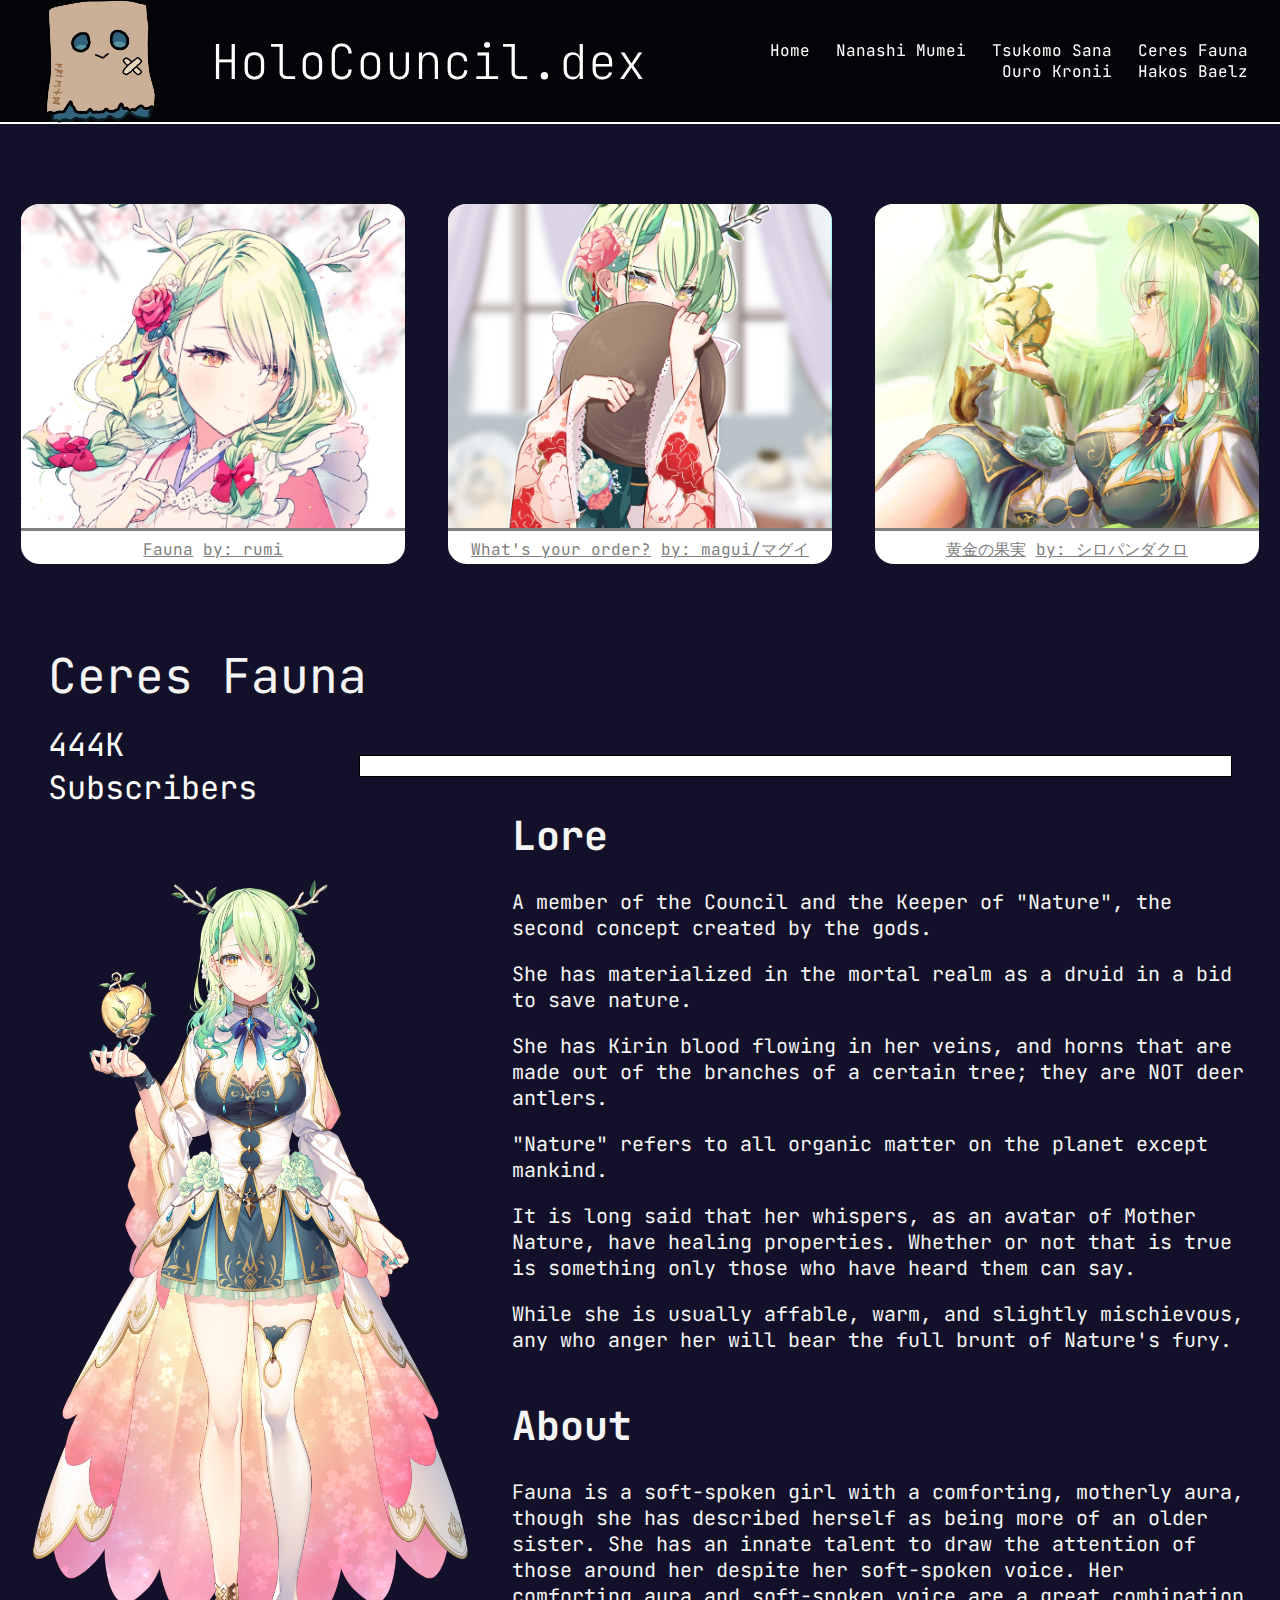
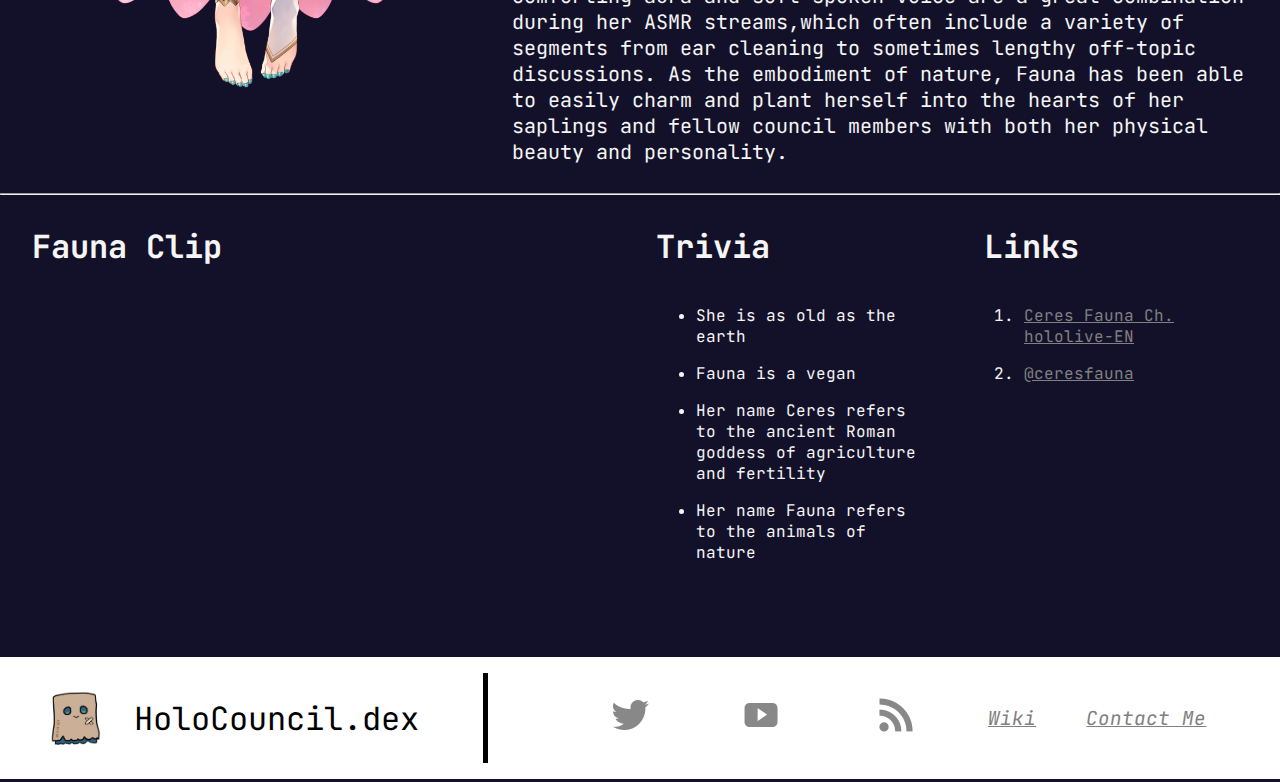
<file: htdocs/Ceres_Fauna.html>
<!DOCTYPE html>
<html lang="en">
<head>
    <meta charset="UTF-8">
    <meta http-equiv="X-UA-Compatible" content="IE=edge">
    <meta name="viewport" content="width=device-width, initial-scale=1.0">

    <title>HoloCouncil.dex</title>
    <meta name="author" content="Raphael Vitto Janapin">
    <meta name="keywords" content="HTML, CSS, JavaScript">
    <meta name="revised" content="19-12-2020">

    <link rel="apple-touch-icon" sizes="180x180" href="../images/favicon_io/apple-touch-icon.png">
    <link rel="icon" type="image/png" sizes="32x32" href="../images/favicon_io/favicon-32x32.png">
    <link rel="icon" type="image/png" sizes="16x16" href="../images/favicon_io/favicon-16x16.png">
    <link rel="manifest" href="/site.webmanifest">

    <link rel="stylesheet" href="../css/main.css">
    <link rel="stylesheet" href="../css/character.css">
    <link rel="preconnect" href="https://fonts.googleapis.com">
    <link rel="preconnect" href="https://fonts.gstatic.com" crossorigin>
    <link href="https://fonts.googleapis.com/css2?family=JetBrains+Mono:wght@300;500;600&display=swap" rel="stylesheet">
</head>
<body>
    <header>
        <div class="logo">
            <a href="../index.html"><img src="../images/logo.png" alt=""></a>            
            <div class="title">
                HoloCouncil.dex
            </div>
        </div>
        <nav>
            <ul class="pages">
                <li><a href="../index.html">Home</a></li>
                <li><a href="../htdocs/Nanashi_Mumei.html">Nanashi Mumei</a></li>
                <li><a href="../htdocs/Tsukomo_Sana.html">Tsukomo Sana</a></li>
                <li><a href="../htdocs/Ceres_Fauna.html">Ceres Fauna</a></li>
                <li><a href="../htdocs/Ouro_Kronii.html">Ouro Kronii</a></li>
                <li><a href="../htdocs/Hakos_Baelz.html">Hakos Baelz</a></li>
            </ul>
        </nav> 
    </header>
    <!-- Main Content -->

    <!-- 3 images spanning across the top -->
    <div class="gallery">
        <div class="container">
            <div class="iCont">
                <img src="../images/fauna/1.jpg" alt="">
            </div>
            <div class="source">
                <a href="https://www.pixiv.net/en/artworks/95773942">Fauna</a>
                <a href="https://www.pixiv.net/en/users/11962359">by: rumi</a>
            </div>
        </div>
        <div class="container">
            <div class="iCont">
                <img src="../images/fauna/2.jpg" alt="">
            </div>
            <div class="source">
                <a href="https://www.pixiv.net/en/artworks/95739897">What's your order?</a>
                <a href="https://www.pixiv.net/en/users/12640560">by: magui/マグイ</a>
            </div>
        </div>
        <div class="container">
            <div class="iCont">
                <img src="../images/fauna/3.jpg" alt="">
            </div>
            <div class="source">
                <a href="https://www.pixiv.net/en/artworks/92276092">黄金の果実</a>
                <a href="https://www.pixiv.net/en/users/51479436">by: シロパンダクロ</a>
            </div>
        </div>
    </div>

    <!-- Name and subcount -->
    <div class="nameStat">
        <div class="name">Ceres Fauna</div>
        <div class="subcount">
            <div class="subs">444K Subscribers</div>
            <div class="fullBar"></div>
        </div>
    </div>

    <!-- Avatar and Paragraph -->
    <div class="content1">
        <div class="avatar"><img src="../images/fauna/avatar.png" alt=""></div>
        <div class="paragraph">
            <article>
                <h1>Lore</h1>
                <p>A member of the Council and the Keeper of "Nature", the second concept created by the gods.</p>
                <p>She has materialized in the mortal realm as a druid in a bid to save nature.</p>
                <p>She has Kirin blood flowing in her veins, and horns that are made out of the branches of a certain tree; they are NOT deer antlers.</p>
                <p>"Nature" refers to all organic matter on the planet except mankind.</p>
                <p>It is long said that her whispers, as an avatar of Mother Nature, have healing properties. Whether or not that is true is something only those who have heard them can say.</p>
                <p>While she is usually affable, warm, and slightly mischievous, any who anger her will bear the full brunt of Nature's fury.</p>
            </article>
            <article>
                <h1>About</h1>
                <p>Fauna is a soft-spoken girl with a comforting, motherly aura, though she has described herself as being more of an older sister. She has an innate talent to draw the attention of those around her despite her soft-spoken voice. Her comforting aura and soft-spoken voice are a great combination during her ASMR streams,which often include a variety of segments from ear cleaning to sometimes lengthy off-topic discussions. As the embodiment of nature, Fauna has been able to easily charm and plant herself into the hearts of her saplings and fellow council members with both her physical beauty and personality.</p>
            </article>
        </div>
    </div>

    <hr>

    <!-- 3 divs spanning -->
    <div class="content2">
       <div class="clip">
           <h1>Fauna Clip</h1>
           <iframe width="560" height="315" src="https://www.youtube.com/embed/BxkRJKc1Nvk" title="YouTube video player" frameborder="0" allow="accelerometer; autoplay; clipboard-write; encrypted-media; gyroscope; picture-in-picture" allowfullscreen></iframe>
       </div> 
       <div class="trivia">
           <h1>Trivia</h1>
           <ul>
               <li>She is as old as the earth</li>
               <li>Fauna is a vegan</li>
               <li>Her name Ceres refers to the ancient Roman goddess of agriculture and fertility</li>
               <li>Her name Fauna refers to the animals of nature</li>
           </ul>
       </div>
       <div class="links">
           <h1>Links</h1>
           <ol>
               <li><a href="https://www.youtube.com/channel/UCO_aKKYxn4tvrqPjcTzZ6EQ">Ceres Fauna Ch. hololive-EN</a></li>
               <li><a href="https://twitter.com/ceresfauna">@ceresfauna</a></li>
           </ol>
       </div>
    </div>

    <!-- End of Main Content -->
    <footer>
        <div class="logo2">
            <img src="../images/logo.png" alt="">
            <div>HoloCouncil.dex</div>
        </div>
        <address>
            <ul>
                <li><a href="https://twitter.com/hololive_En"><div id="icon1" class="icon"></div></a></li>
                <li><a href="https://www.youtube.com/channel/UCotXwY6s8pWmuWd_snKYjhg"><div id="icon2" class="icon"></div></a></li>
                <li><a href="https://en.hololive.tv/"><div id="icon3" class="icon"></div></a></li>
                <li><a href="https://hololive.wiki/wiki/Main_Page">Wiki</a></li>
                <li><a href="mailto: vittojanapin@outlook.com">Contact Me</a></li>
            </ul>
        </address>
    </footer>
</body>
</html>
</file>
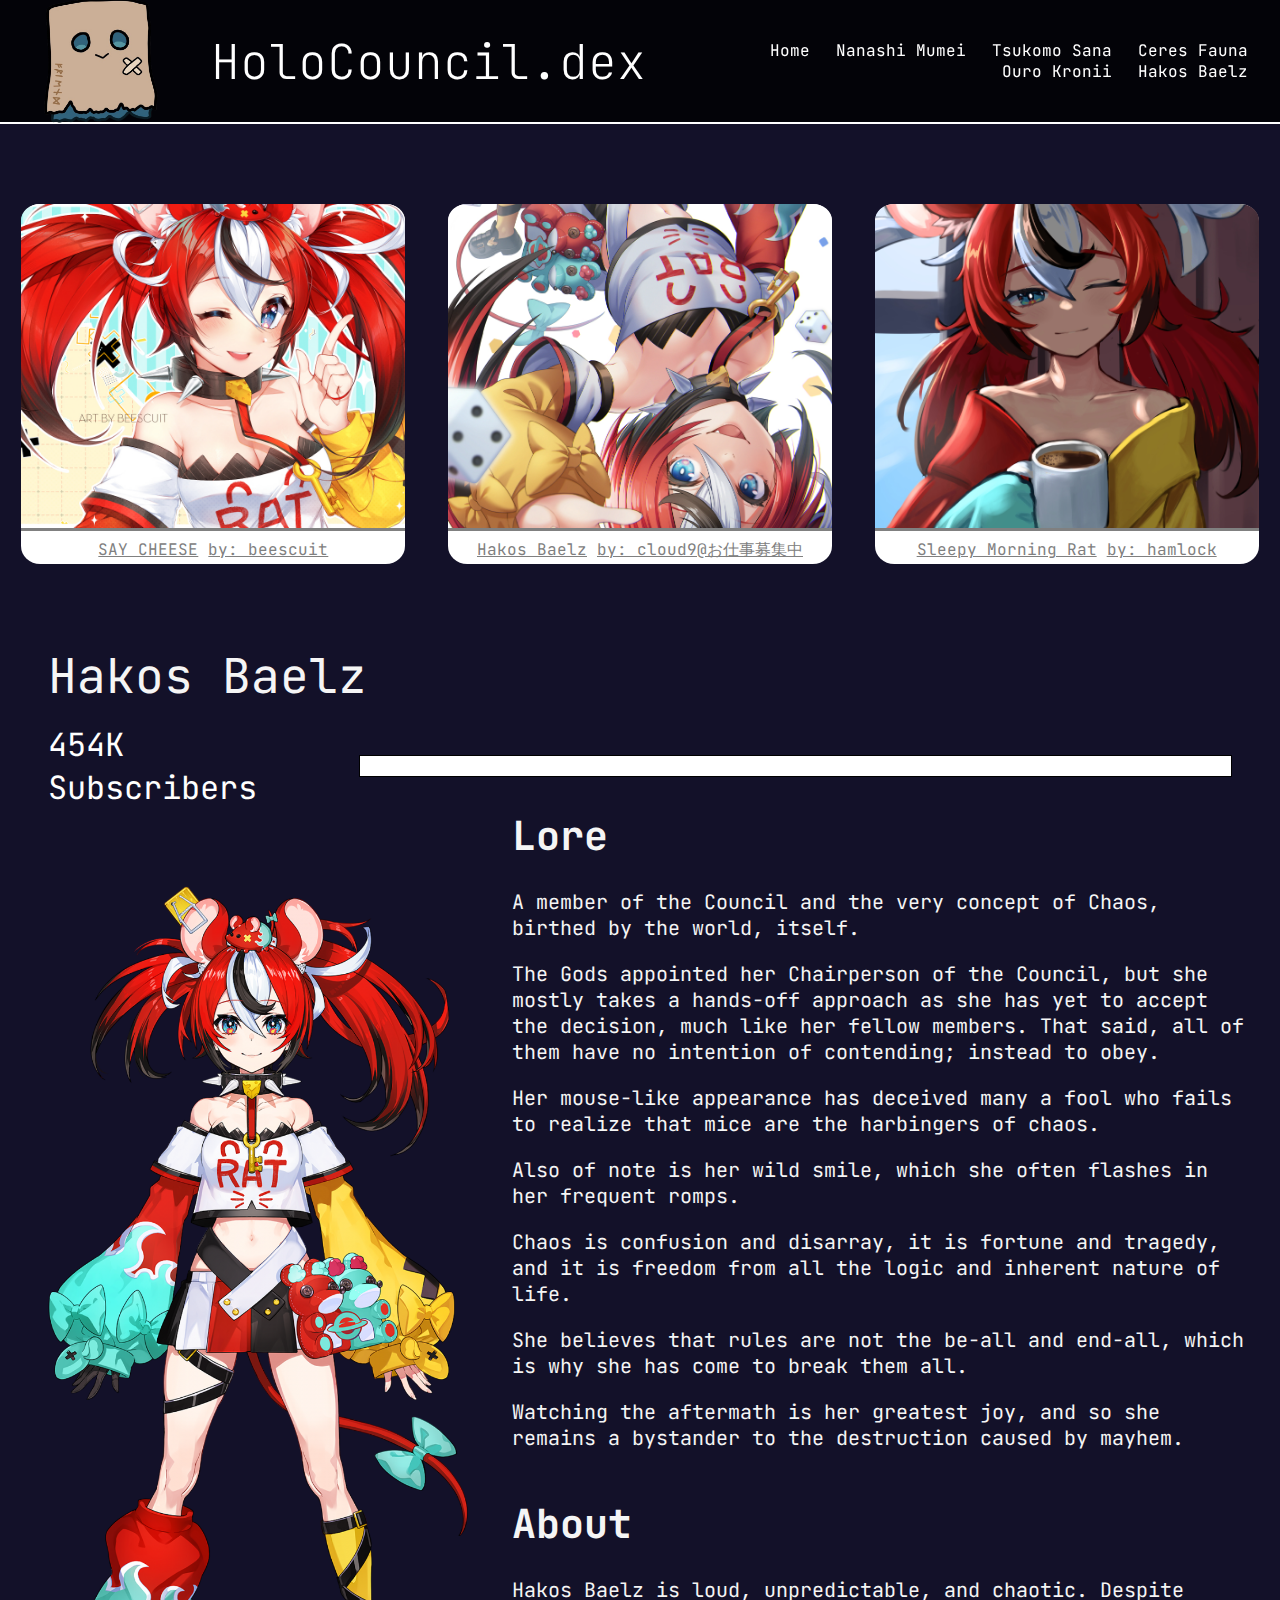
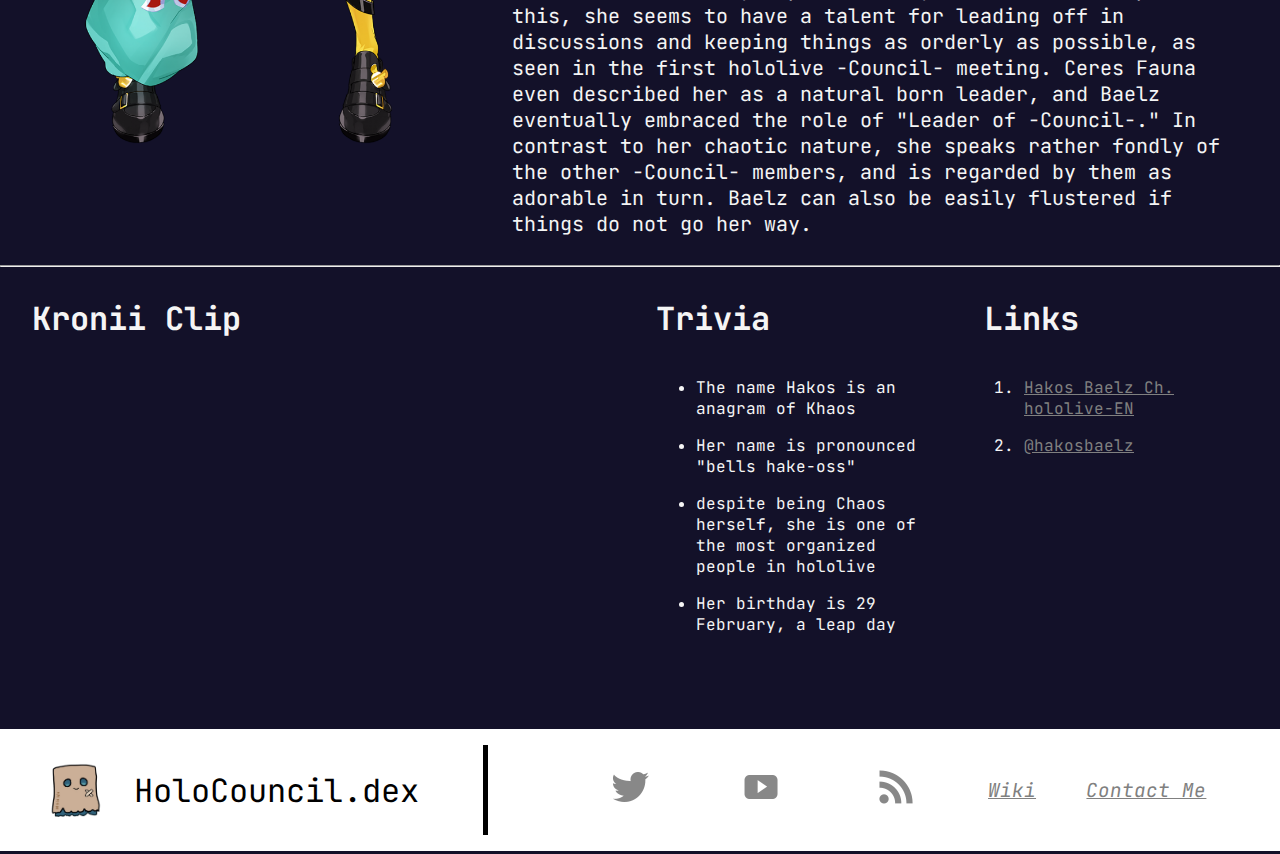
<file: htdocs/Hakos_Baelz.html>
<!DOCTYPE html>
<html lang="en">
<head>
    <meta charset="UTF-8">
    <meta http-equiv="X-UA-Compatible" content="IE=edge">
    <meta name="viewport" content="width=device-width, initial-scale=1.0">

    <title>HoloCouncil.dex</title>
    <meta name="author" content="Raphael Vitto Janapin">
    <meta name="keywords" content="HTML, CSS, JavaScript">
    <meta name="revised" content="19-12-2020">

    <link rel="apple-touch-icon" sizes="180x180" href="../images/favicon_io/apple-touch-icon.png">
    <link rel="icon" type="image/png" sizes="32x32" href="../images/favicon_io/favicon-32x32.png">
    <link rel="icon" type="image/png" sizes="16x16" href="../images/favicon_io/favicon-16x16.png">
    <link rel="manifest" href="/site.webmanifest">

    <link rel="stylesheet" href="../css/main.css">
    <link rel="stylesheet" href="../css/character.css">
    <link rel="preconnect" href="https://fonts.googleapis.com">
    <link rel="preconnect" href="https://fonts.gstatic.com" crossorigin>
    <link href="https://fonts.googleapis.com/css2?family=JetBrains+Mono:wght@300;500;600&display=swap" rel="stylesheet">
</head>
<body>
    <header>
        <div class="logo">
            <a href="../index.html"><img src="../images/logo.png" alt=""></a>            
            <div class="title">
                HoloCouncil.dex
            </div>
        </div>
        <nav>
            <ul class="pages">
                <li><a href="../index.html">Home</a></li>
                <li><a href="../htdocs/Nanashi_Mumei.html">Nanashi Mumei</a></li>
                <li><a href="../htdocs/Tsukomo_Sana.html">Tsukomo Sana</a></li>
                <li><a href="../htdocs/Ceres_Fauna.html">Ceres Fauna</a></li>
                <li><a href="../htdocs/Ouro_Kronii.html">Ouro Kronii</a></li>
                <li><a href="../htdocs/Hakos_Baelz.html">Hakos Baelz</a></li>
            </ul>
        </nav> 
    </header>
    <!-- Main Content -->

    <!-- 3 images spanning across the top -->
    <div class="gallery">
        <div class="container">
            <div class="iCont">
                <img src="../images/baelz/1.jpg" alt="">
            </div>
            <div class="source">
                <a href="https://www.pixiv.net/en/artworks/92094110">SAY CHEESE</a>
                <a href="https://www.pixiv.net/en/users/68420545">by: beescuit</a>
            </div>
        </div>
        <div class="container">
            <div class="iCont">
                <img src="../images/baelz/2.jpg" alt="">
            </div>
            <div class="source">
                <a href="https://www.pixiv.net/en/artworks/92608309">Hakos Baelz</a>
                <a href="https://www.pixiv.net/en/users/169308">by: cloud9@お仕事募集中</a>
            </div>
        </div>
        <div class="container">
            <div class="iCont">
                <img src="../images/baelz/3.jpg" alt="">
            </div>
            <div class="source">
                <a href="https://www.pixiv.net/en/artworks/92441875">Sleepy Morning Rat</a>
                <a href="https://www.pixiv.net/en/users/65850896">by: hamlock</a>
            </div>
        </div>
    </div>

    <!-- Name and subcount -->
    <div class="nameStat">
        <div class="name">Hakos Baelz</div>
        <div class="subcount">
            <div class="subs">454K Subscribers</div>
            <div class="fullBar"></div>
        </div>
    </div>

    <!-- Avatar and Paragraph -->
    <div class="content1">
        <div class="avatar"><img src="../images/baelz/avatar.png" alt=""></div>
        <div class="paragraph">
            <article>
                <h1>Lore</h1>
                <p>A member of the Council and the very concept of Chaos, birthed by the world, itself.</p>
                <p>The Gods appointed her Chairperson of the Council, but she mostly takes a hands-off approach as she has yet to accept the decision, much like her fellow members. That said, all of them have no intention of contending; instead to obey.</p>
                <p>Her mouse-like appearance has deceived many a fool who fails to realize that mice are the harbingers of chaos.</p>
                <p>Also of note is her wild smile, which she often flashes in her frequent romps.</p>
                <p>Chaos is confusion and disarray, it is fortune and tragedy, and it is freedom from all the logic and inherent nature of life.</p>
                <p>She believes that rules are not the be-all and end-all, which is why she has come to break them all.</p>
                <p>Watching the aftermath is her greatest joy, and so she remains a bystander to the destruction caused by mayhem.</p>
            </article>
            <article>
                <h1>About</h1>
                <p>Hakos Baelz is loud, unpredictable, and chaotic. Despite this, she seems to have a talent for leading off in discussions and keeping things as orderly as possible, as seen in the first hololive -Council- meeting. Ceres Fauna even described her as a natural born leader, and Baelz eventually embraced the role of "Leader of -Council-." In contrast to her chaotic nature, she speaks rather fondly of the other -Council- members, and is regarded by them as adorable in turn. Baelz can also be easily flustered if things do not go her way.</p>
            </article>
        </div>
    </div>

    <hr>

    <!-- 3 divs spanning -->
    <div class="content2">
       <div class="clip">
           <h1>Kronii Clip</h1>
           <iframe width="560" height="315" src="https://www.youtube.com/embed/1jPHampdeLg" title="YouTube video player" frameborder="0" allow="accelerometer; autoplay; clipboard-write; encrypted-media; gyroscope; picture-in-picture" allowfullscreen></iframe>
        </div> 
       <div class="trivia">
           <h1>Trivia</h1>
           <ul>
               <li>The name Hakos is an anagram of Khaos</li>
               <li>Her name is pronounced "bells hake-oss"</li>
               <li>despite being Chaos herself, she is one of the most organized people in hololive</li>
               <li>Her birthday is 29 February, a leap day</li>
           </ul>
       </div>
       <div class="links">
           <h1>Links</h1>
           <ol>
               <li><a href="https://www.youtube.com/channel/UCgmPnx-EEeOrZSg5Tiw7ZRQ">Hakos Baelz Ch. hololive-EN </a></li>
               <li><a href="https://twitter.com/hakosbaelz">@hakosbaelz</a></li>
           </ol>
       </div>
    </div>

    <!-- End of Main Content -->
    <footer>
        <div class="logo2">
            <img src="../images/logo.png" alt="">
            <div>HoloCouncil.dex</div>
        </div>
        <address>
            <ul>
                <li><a href="https://twitter.com/hololive_En"><div id="icon1" class="icon"></div></a></li>
                <li><a href="https://www.youtube.com/channel/UCotXwY6s8pWmuWd_snKYjhg"><div id="icon2" class="icon"></div></a></li>
                <li><a href="https://en.hololive.tv/"><div id="icon3" class="icon"></div></a></li>
                <li><a href="https://hololive.wiki/wiki/Main_Page">Wiki</a></li>
                <li><a href="mailto: vittojanapin@outlook.com">Contact Me</a></li>
            </ul>
        </address>
    </footer>
</body>
</html>
</file>
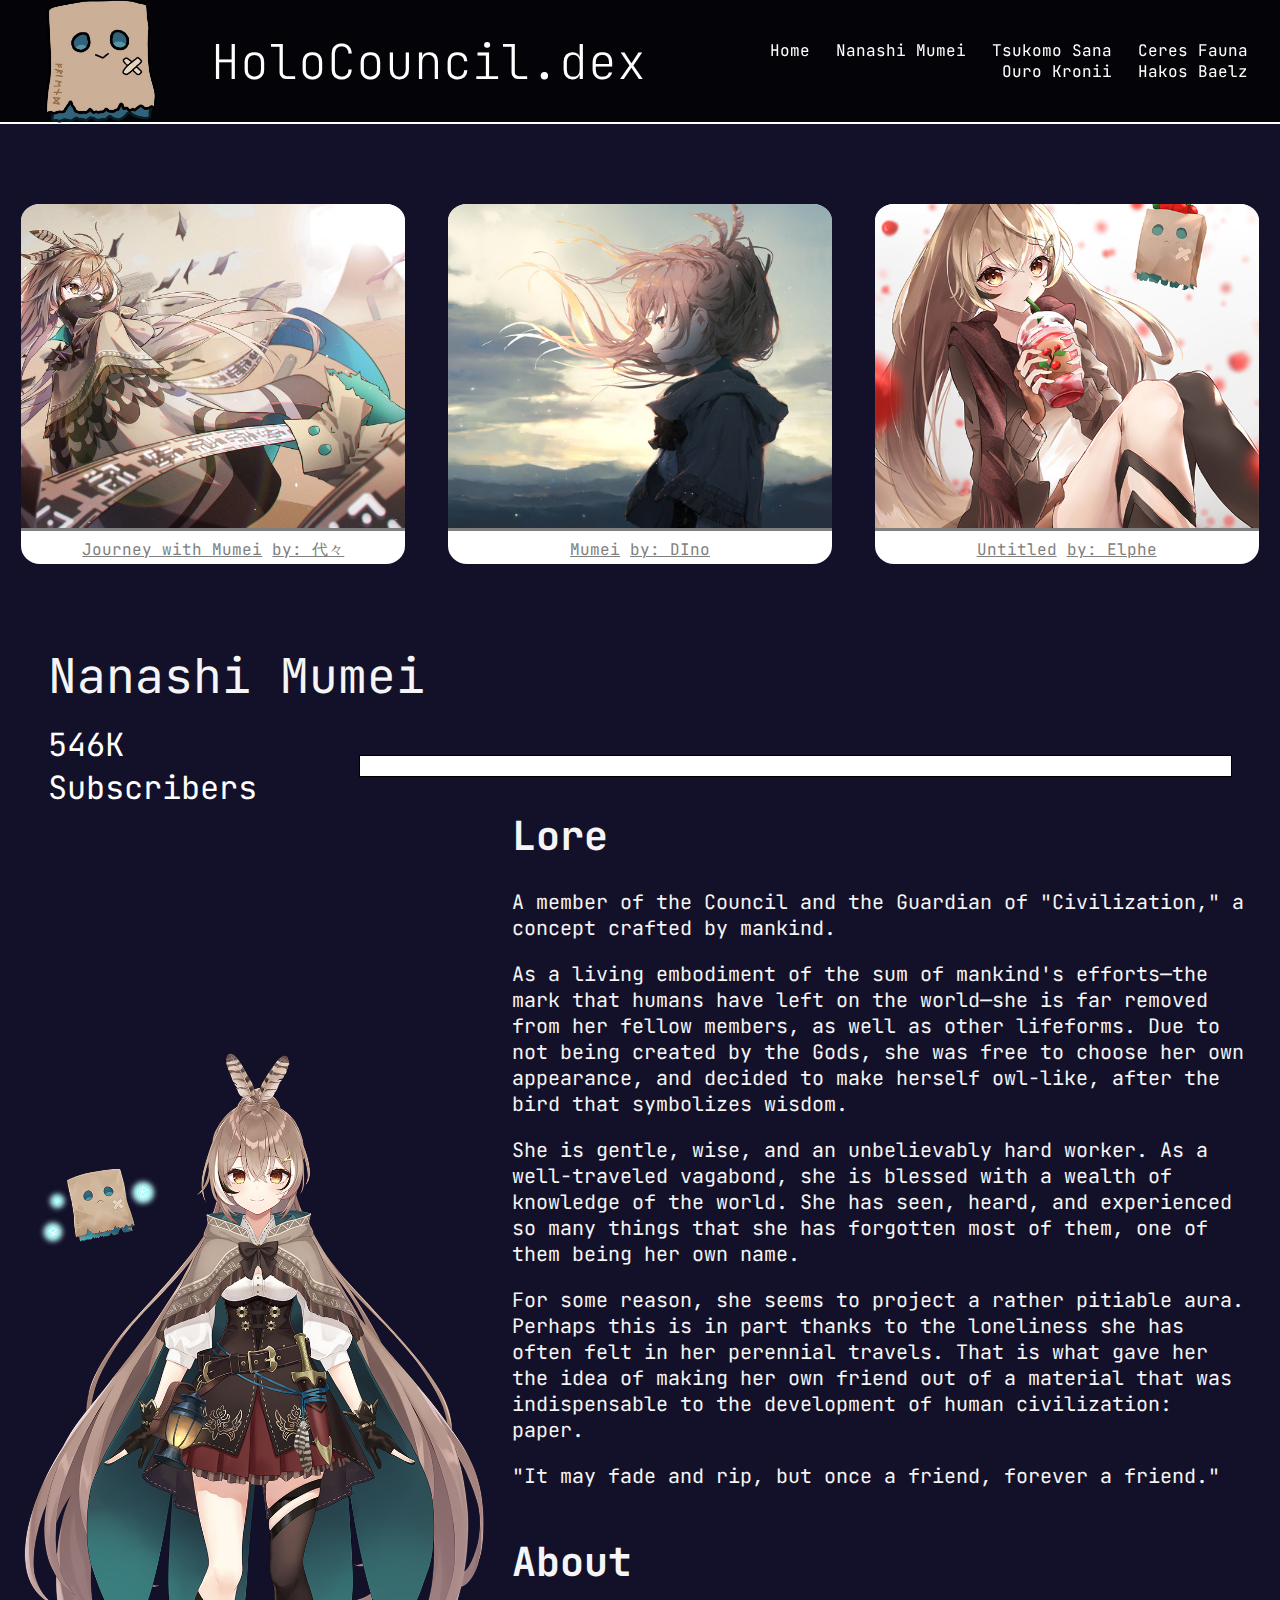
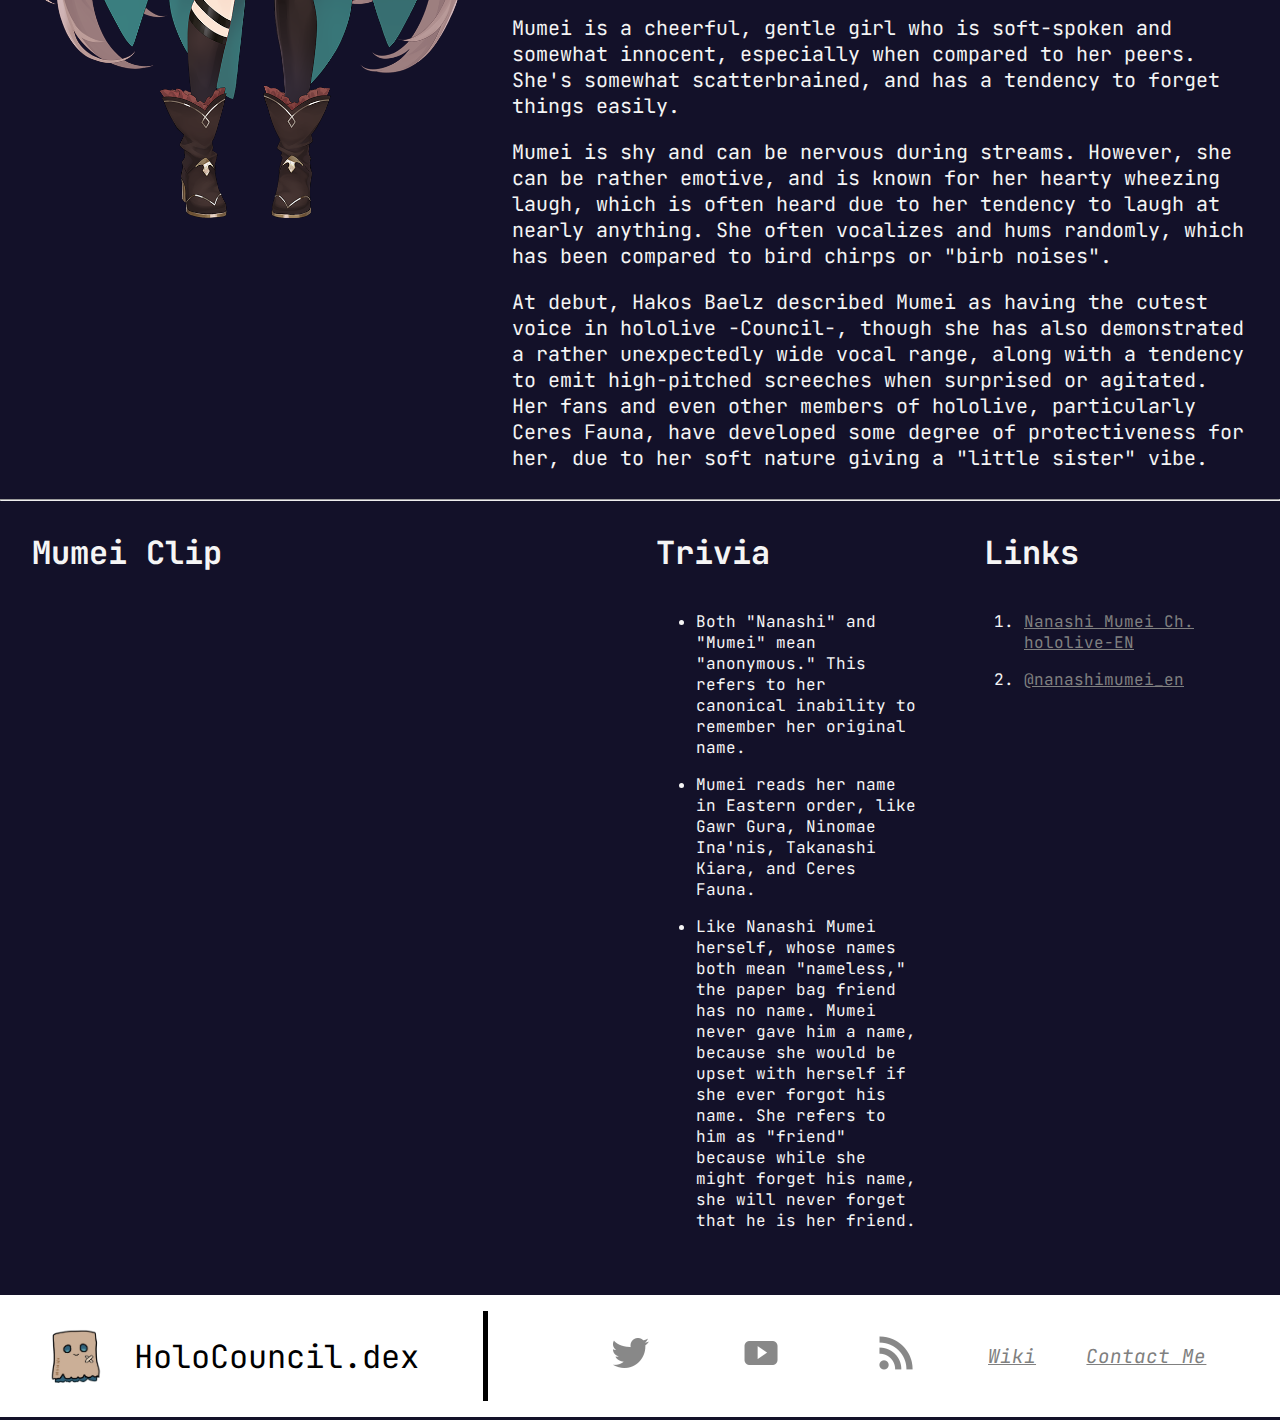
<file: htdocs/Nanashi_Mumei.html>
<!DOCTYPE html>
<html lang="en">
<head>
    <meta charset="UTF-8">
    <meta http-equiv="X-UA-Compatible" content="IE=edge">
    <meta name="viewport" content="width=device-width, initial-scale=1.0">

    <title>HoloCouncil.dex</title>
    <meta name="author" content="Raphael Vitto Janapin">
    <meta name="keywords" content="HTML, CSS, JavaScript">
    <meta name="revised" content="19-12-2020">

    <link rel="apple-touch-icon" sizes="180x180" href="../images/favicon_io/apple-touch-icon.png">
    <link rel="icon" type="image/png" sizes="32x32" href="../images/favicon_io/favicon-32x32.png">
    <link rel="icon" type="image/png" sizes="16x16" href="../images/favicon_io/favicon-16x16.png">
    <link rel="manifest" href="/site.webmanifest">

    <link rel="stylesheet" href="../css/main.css">
    <link rel="stylesheet" href="../css/character.css">
    <link rel="preconnect" href="https://fonts.googleapis.com">
    <link rel="preconnect" href="https://fonts.gstatic.com" crossorigin>
    <link href="https://fonts.googleapis.com/css2?family=JetBrains+Mono:wght@300;500;600&display=swap" rel="stylesheet">
</head>
<body>
    <header>
        <div class="logo">
            <a href="../index.html"><img src="../images/logo.png" alt=""></a>            
            <div class="title">
                HoloCouncil.dex
            </div>
        </div>
        <nav>
            <ul class="pages">
                <li><a href="../index.html">Home</a></li>
                <li><a href="../htdocs/Nanashi_Mumei.html">Nanashi Mumei</a></li>
                <li><a href="../htdocs/Tsukomo_Sana.html">Tsukomo Sana</a></li>
                <li><a href="../htdocs/Ceres_Fauna.html">Ceres Fauna</a></li>
                <li><a href="../htdocs/Ouro_Kronii.html">Ouro Kronii</a></li>
                <li><a href="../htdocs/Hakos_Baelz.html">Hakos Baelz</a></li>
            </ul>
        </nav> 
    </header>

    <!-- Main Content -->

    <!-- 3 images spanning across the top -->
    <div class="gallery">
        <div class="container">
            <div class="iCont">
                <img src="../images/mumei/1.jpg" alt="">
            </div>
            <div class="source">
                <a href="https://www.pixiv.net/en/artworks/92398986">Journey with Mumei</a>
                <a href="https://www.pixiv.net/en/users/23547995">by: 代々</a>
            </div>
        </div>
        <div class="container">
            <div class="iCont">
                <img src="../images/mumei/2.jpg" alt="">
            </div>
            <div class="source">
                <a href="https://www.pixiv.net/en/artworks/92184917">Mumei</a>
                <a href="https://www.pixiv.net/en/users/66807813">by: DIno</a>
            </div>
        </div>
        <div class="container">
            <div class="iCont">
                <img src="../images/mumei/3.jpg" alt="">
            </div>
            <div class="source">
                <a href="https://www.pixiv.net/en/artworks/93440155">Untitled</a>
                <a href="https://www.pixiv.net/en/users/15630940">by: Elphe</a>
            </div>
        </div>
    </div>

    <!-- Name and subcount -->
    <div class="nameStat">
        <div class="name">Nanashi Mumei</div>
        <div class="subcount">
            <div class="subs">546K Subscribers</div>
            <div class="fullBar"></div>
        </div>
    </div>

    <!-- Avatar and Paragraph -->
    <div class="content1">
        <div class="avatar"><img src="../images/mumei/avatar.png" alt=""></div>
        <div class="paragraph">
            <article>
                <h1>Lore</h1>
                <p>A member of the Council and the Guardian of "Civilization," a concept crafted by mankind.</p>
                <p>As a living embodiment of the sum of mankind's efforts—the mark that humans have left on the world—she is far removed from her fellow members, as well as other lifeforms. Due to not being created by the Gods, she was free to choose her own appearance, and decided to make herself owl-like, after the bird that symbolizes wisdom.</p>
                <p>She is gentle, wise, and an unbelievably hard worker. As a well-traveled vagabond, she is blessed with a wealth of knowledge of the world. She has seen, heard, and experienced so many things that she has forgotten most of them, one of them being her own name.</p>
                <p>For some reason, she seems to project a rather pitiable aura. Perhaps this is in part thanks to the loneliness she has often felt in her perennial travels. That is what gave her the idea of making her own friend out of a material that was indispensable to the development of human civilization: paper.
                </p>
                <p>"It may fade and rip, but once a friend, forever a friend." </p>
            </article>
            <article>
                <h1>About</h1>
                <p>Mumei is a cheerful, gentle girl who is soft-spoken and somewhat innocent, especially when compared to her peers. She's somewhat scatterbrained, and has a tendency to forget things easily.</p>
                <p>Mumei is shy and can be nervous during streams. However, she can be rather emotive, and is known for her hearty wheezing laugh, which is often heard due to her tendency to laugh at nearly anything. She often vocalizes and hums randomly, which has been compared to bird chirps or "birb noises".</p>
                <p>At debut, Hakos Baelz described Mumei as having the cutest voice in hololive -Council-, though she has also demonstrated a rather unexpectedly wide vocal range, along with a tendency to emit high-pitched screeches when surprised or agitated. Her fans and even other members of hololive, particularly Ceres Fauna, have developed some degree of protectiveness for her, due to her soft nature giving a "little sister" vibe.</p>
            </article>
        </div>
    </div>

    <hr>

    <!-- 3 divs spanning -->
    <div class="content2">
       <div class="clip">
           <h1>Mumei Clip</h1>
           <iframe width="560" height="315" src="https://www.youtube.com/embed/pZl0C6K0UTg" title="YouTube video player" frameborder="0" allow="accelerometer; autoplay; clipboard-write; encrypted-media; gyroscope; picture-in-picture" allowfullscreen></iframe>
       </div> 
       <div class="trivia">
           <h1>Trivia</h1>
           <ul>
               <li>Both "Nanashi" and "Mumei" mean "anonymous." This refers to her canonical inability to remember her original name.</li>
               <li>Mumei reads her name in Eastern order, like Gawr Gura, Ninomae Ina'nis, Takanashi Kiara, and Ceres Fauna.</li>
               <li>Like Nanashi Mumei herself, whose names both mean "nameless," the paper bag friend has no name. Mumei never gave him a name, because she would be upset with herself if she ever forgot his name. She refers to him as "friend" because while she might forget his name, she will never forget that he is her friend.</li>
           </ul>
       </div>
       <div class="links">
           <h1>Links</h1>
           <ol>
               <li><a href="https://www.youtube.com/channel/UC3n5uGu18FoCy23ggWWp8tA">Nanashi Mumei Ch. hololive-EN</a></li>
               <li><a href="https://twitter.com/nanashimumei_en">@nanashimumei_en</a></li>
           </ol>
       </div>
    </div>

    <!-- End of Main Content -->
    <footer>
        <div class="logo2">
            <img src="../images/logo.png" alt="">
            <div>HoloCouncil.dex</div>
        </div>
        <address>
            <ul>
                <li><a href="https://twitter.com/hololive_En"><div id="icon1" class="icon"></div></a></li>
                <li><a href="https://www.youtube.com/channel/UCotXwY6s8pWmuWd_snKYjhg"><div id="icon2" class="icon"></div></a></li>
                <li><a href="https://en.hololive.tv/"><div id="icon3" class="icon"></div></a></li>
                <li><a href="https://hololive.wiki/wiki/Main_Page">Wiki</a></li>
                <li><a href="mailto: vittojanapin@outlook.com">Contact Me</a></li>
            </ul>
        </address>
    </footer>
</body>
</html>
</file>
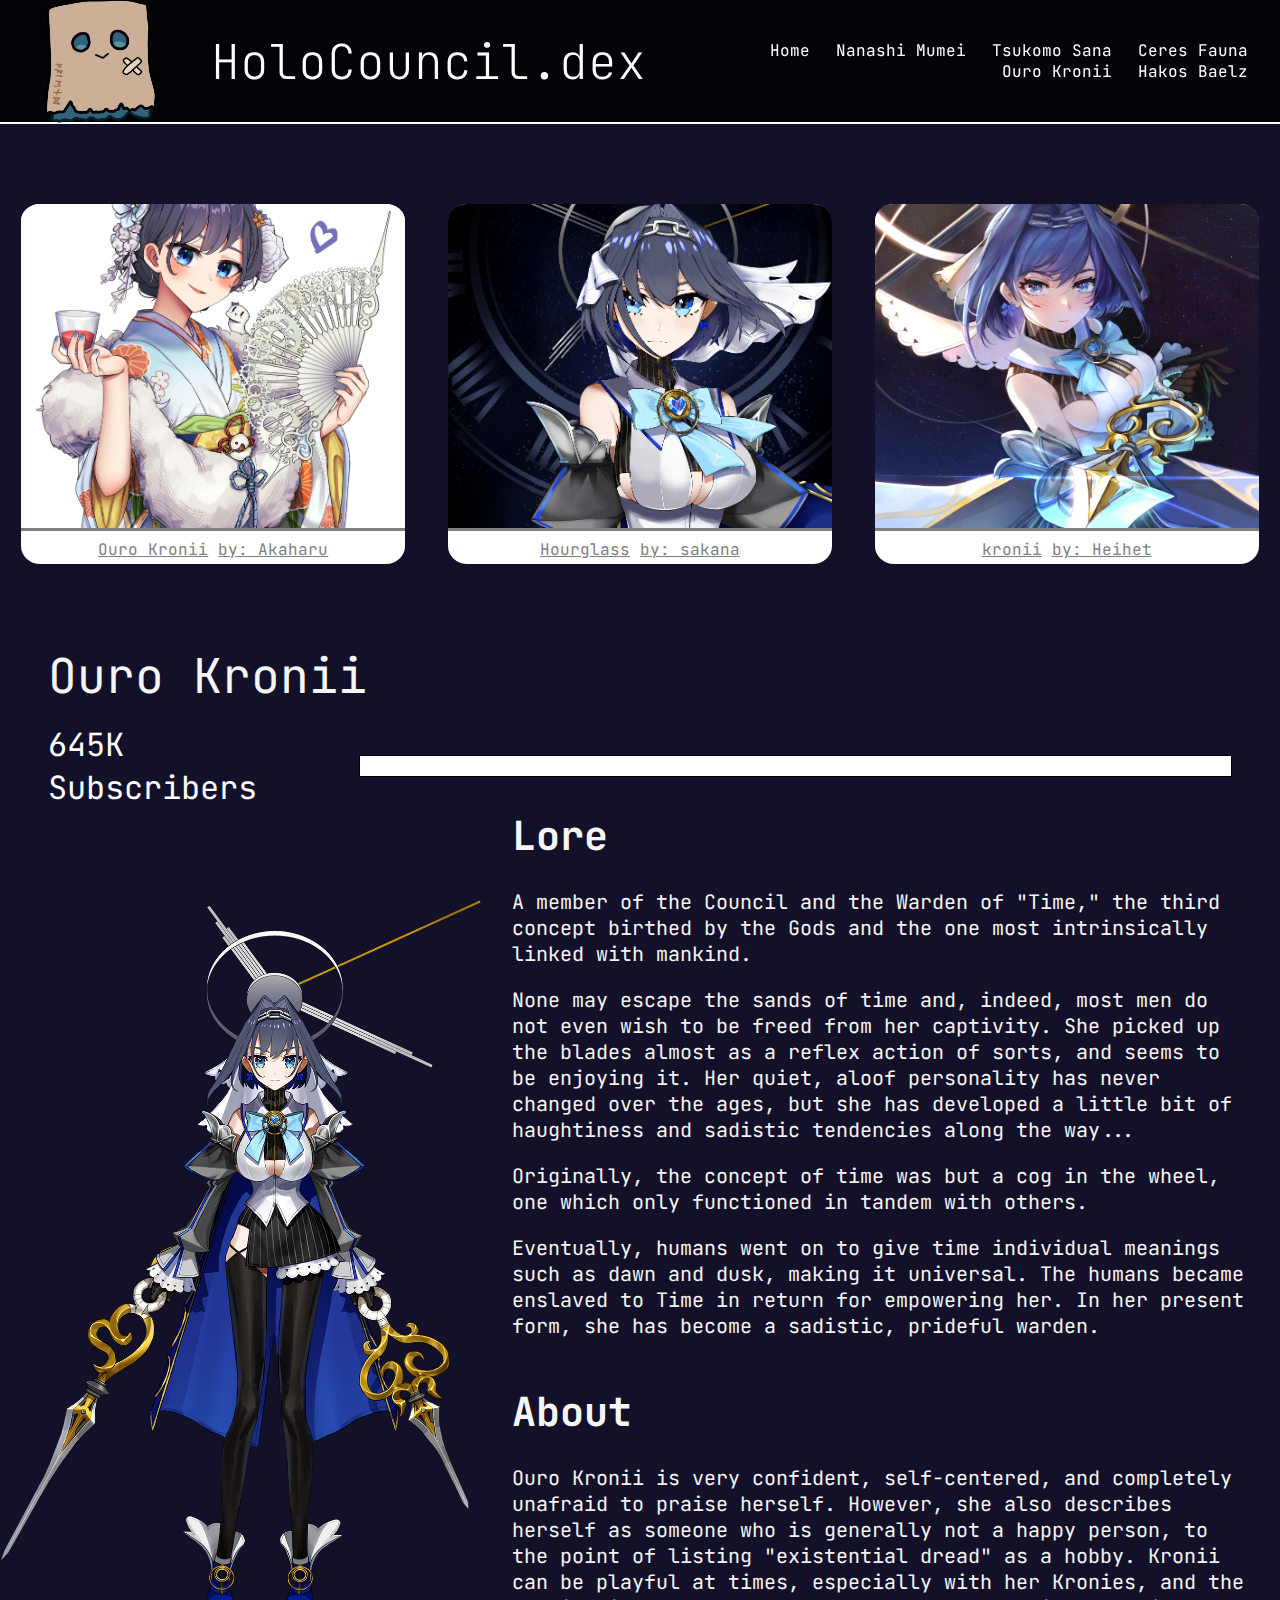
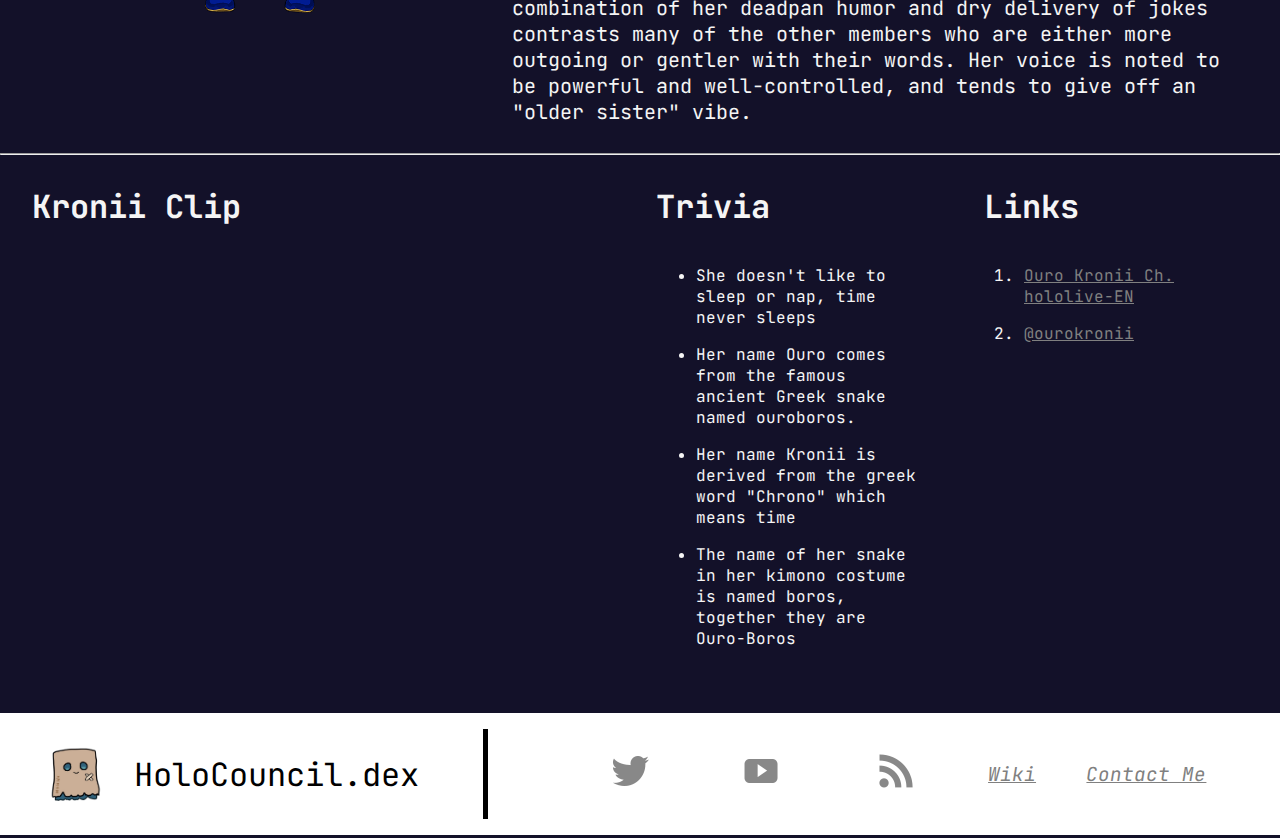
<file: htdocs/Ouro_Kronii.html>
<!DOCTYPE html>
<html lang="en">
<head>
    <meta charset="UTF-8">
    <meta http-equiv="X-UA-Compatible" content="IE=edge">
    <meta name="viewport" content="width=device-width, initial-scale=1.0">

    <title>HoloCouncil.dex</title>
    <meta name="author" content="Raphael Vitto Janapin">
    <meta name="keywords" content="HTML, CSS, JavaScript">
    <meta name="revised" content="19-12-2020">

    <link rel="apple-touch-icon" sizes="180x180" href="../images/favicon_io/apple-touch-icon.png">
    <link rel="icon" type="image/png" sizes="32x32" href="../images/favicon_io/favicon-32x32.png">
    <link rel="icon" type="image/png" sizes="16x16" href="../images/favicon_io/favicon-16x16.png">
    <link rel="manifest" href="/site.webmanifest">

    <link rel="stylesheet" href="../css/main.css">
    <link rel="stylesheet" href="../css/character.css">
    <link rel="preconnect" href="https://fonts.googleapis.com">
    <link rel="preconnect" href="https://fonts.gstatic.com" crossorigin>
    <link href="https://fonts.googleapis.com/css2?family=JetBrains+Mono:wght@300;500;600&display=swap" rel="stylesheet">
</head>
<body>
    <header>
        <div class="logo">
            <a href="../index.html"><img src="../images/logo.png" alt=""></a>            
            <div class="title">
                HoloCouncil.dex
            </div>
        </div>
        <nav>
            <ul class="pages">
                <li><a href="../index.html">Home</a></li>
                <li><a href="../htdocs/Nanashi_Mumei.html">Nanashi Mumei</a></li>
                <li><a href="../htdocs/Tsukomo_Sana.html">Tsukomo Sana</a></li>
                <li><a href="../htdocs/Ceres_Fauna.html">Ceres Fauna</a></li>
                <li><a href="../htdocs/Ouro_Kronii.html">Ouro Kronii</a></li>
                <li><a href="../htdocs/Hakos_Baelz.html">Hakos Baelz</a></li>
            </ul>
        </nav> 
    </header>
    <!-- Main Content -->

    <!-- 3 images spanning across the top -->
    <div class="gallery">
        <div class="container">
            <div class="iCont">
                <img src="../images/kronii/1.jpg" alt="">
            </div>
            <div class="source">
                <a href="https://www.pixiv.net/en/artworks/95646702">Ouro Kronii</a>
                <a href="https://www.pixiv.net/en/users/43912688">by: Akaharu</a>
            </div>
        </div>
        <div class="container">
            <div class="iCont">
                <img src="../images/kronii/2.jpg" alt="">
            </div>
            <div class="source">
                <a href="https://www.pixiv.net/en/artworks/95718611">Hourglass</a>
                <a href="https://www.pixiv.net/en/users/44433938">by: sakana</a>
            </div>
        </div>
        <div class="container">
            <div class="iCont">
                <img src="../images/kronii/3.jpg" alt="">
            </div>
            <div class="source">
                <a href="https://www.pixiv.net/en/artworks/94692294">kronii</a>
                <a href="https://www.pixiv.net/en/users/6756712">by: Heihet</a>
            </div>
        </div>
    </div>

    <!-- Name and subcount -->
    <div class="nameStat">
        <div class="name">Ouro Kronii</div>
        <div class="subcount">
            <div class="subs">645K Subscribers</div>
            <div class="fullBar"></div>
        </div>
    </div>

    <!-- Avatar and Paragraph -->
    <div class="content1">
        <div class="avatar"><img src="../images/kronii/avatar.png" alt=""></div>
        <div class="paragraph">
            <article>
                <h1>Lore</h1>
                <p>A member of the Council and the Warden of "Time," the third concept birthed by the Gods and the one most intrinsically linked with mankind.</p>
                <p>None may escape the sands of time and, indeed, most men do not even wish to be freed from her captivity. She picked up the blades almost as a reflex action of sorts, and seems to be enjoying it. Her quiet, aloof personality has never changed over the ages, but she has developed a little bit of haughtiness and sadistic tendencies along the way...</p>
                <p>Originally, the concept of time was but a cog in the wheel, one which only functioned in tandem with others.</p>
                <p>Eventually, humans went on to give time individual meanings such as dawn and dusk, making it universal. The humans became enslaved to Time in return for empowering her. In her present form, she has become a sadistic, prideful warden.</p>
            </article>
            <article>
                <h1>About</h1>
                <p>Ouro Kronii is very confident, self-centered, and completely unafraid to praise herself. However, she also describes herself as someone who is generally not a happy person, to the point of listing "existential dread" as a hobby. Kronii can be playful at times, especially with her Kronies, and the combination of her deadpan humor and dry delivery of jokes contrasts many of the other members who are either more outgoing or gentler with their words. Her voice is noted to be powerful and well-controlled, and tends to give off an "older sister" vibe.</p>
            </article>
        </div>
    </div>

    <hr>

    <!-- 3 divs spanning -->
    <div class="content2">
       <div class="clip">
           <h1>Kronii Clip</h1>
           <iframe width="560" height="315" src="https://www.youtube.com/embed/vNYAL8ww6EI" title="YouTube video player" frameborder="0" allow="accelerometer; autoplay; clipboard-write; encrypted-media; gyroscope; picture-in-picture" allowfullscreen></iframe>
        </div> 
       <div class="trivia">
           <h1>Trivia</h1>
           <ul>
               <li>She doesn't like to sleep or nap, time never sleeps</li>
               <li>Her name Ouro comes from the famous ancient Greek snake named ouroboros.</li>
               <li>Her name Kronii is derived from the greek word "Chrono" which means time</li>
               <li>The name of her snake in her kimono costume is named boros, together they are Ouro-Boros</li>
           </ul>
       </div>
       <div class="links">
           <h1>Links</h1>
           <ol>
               <li><a href="https://www.youtube.com/c/OuroKroniiCh">Ouro Kronii Ch. hololive-EN </a></li>
               <li><a href="https://twitter.com/ourokronii">@ourokronii</a></li>
           </ol>
       </div>
    </div>

    <!-- End of Main Content -->
    <footer>
        <div class="logo2">
            <img src="../images/logo.png" alt="">
            <div>HoloCouncil.dex</div>
        </div>
        <address>
            <ul>
                <li><a href="https://twitter.com/hololive_En"><div id="icon1" class="icon"></div></a></li>
                <li><a href="https://www.youtube.com/channel/UCotXwY6s8pWmuWd_snKYjhg"><div id="icon2" class="icon"></div></a></li>
                <li><a href="https://en.hololive.tv/"><div id="icon3" class="icon"></div></a></li>
                <li><a href="https://hololive.wiki/wiki/Main_Page">Wiki</a></li>
                <li><a href="mailto: vittojanapin@outlook.com">Contact Me</a></li>
            </ul>
        </address>
    </footer>
</body>
</html>
</file>
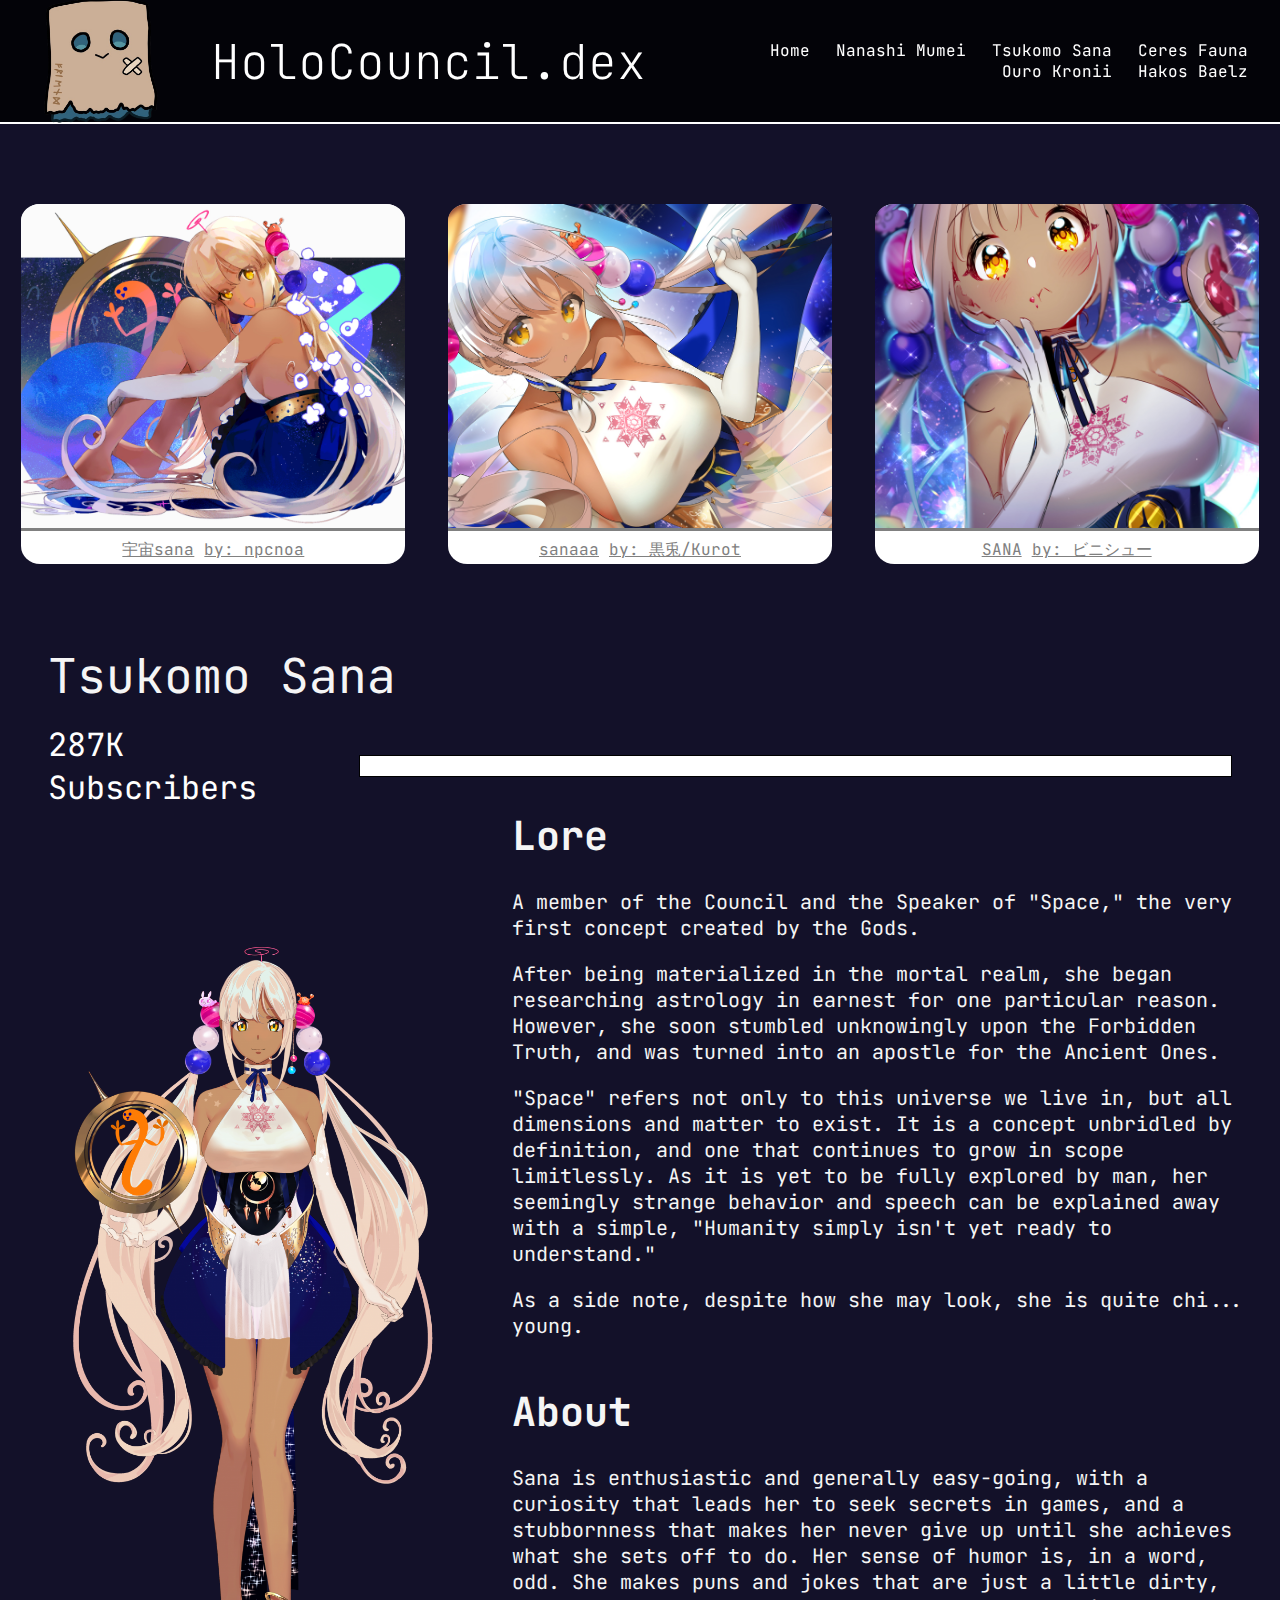
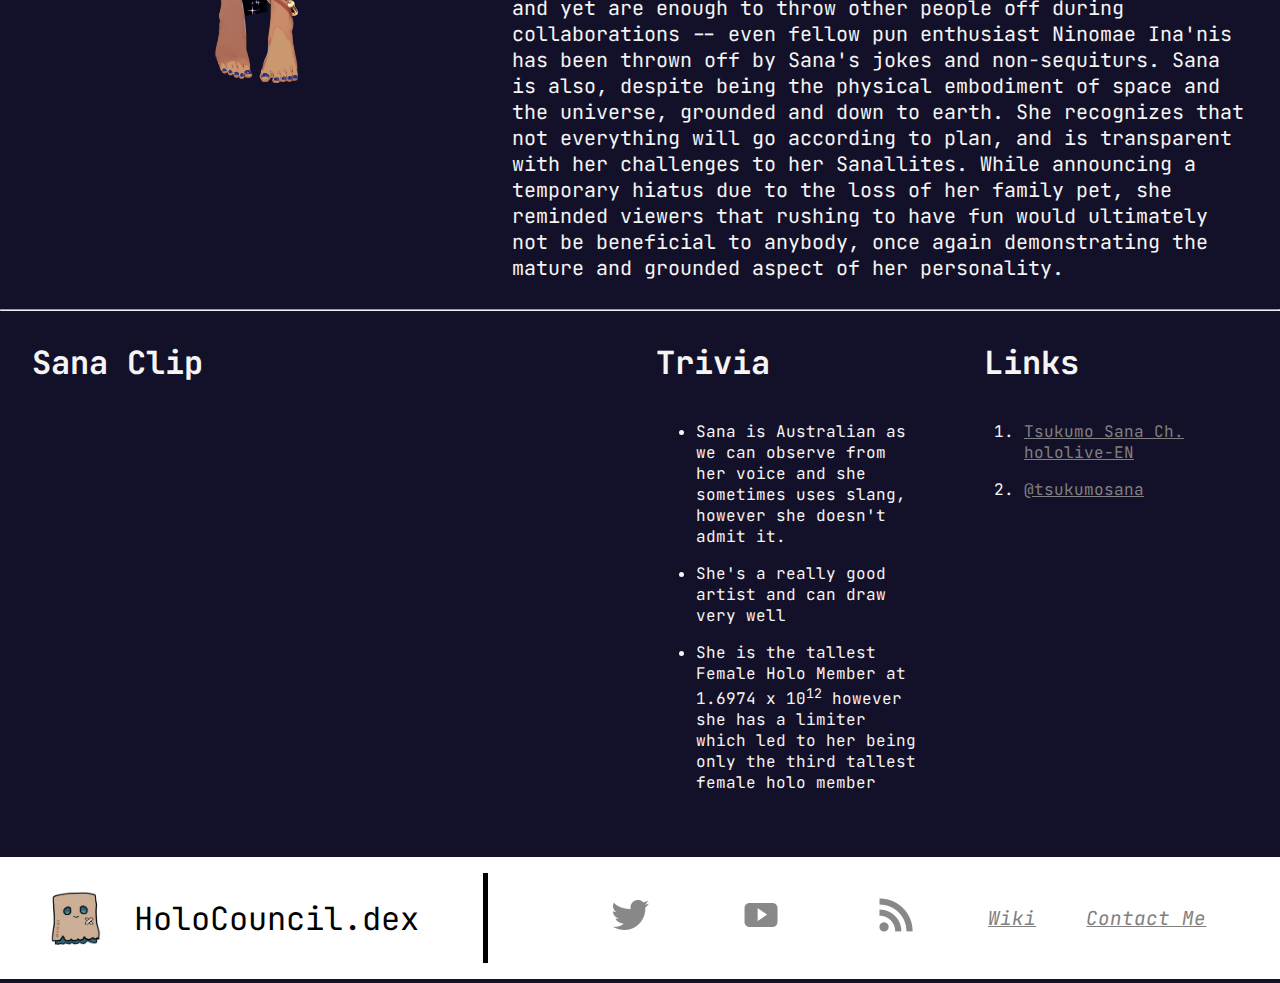
<file: htdocs/Tsukomo_Sana.html>
<!DOCTYPE html>
<html lang="en">
<head>
    <meta charset="UTF-8">
    <meta http-equiv="X-UA-Compatible" content="IE=edge">
    <meta name="viewport" content="width=device-width, initial-scale=1.0">

    <title>HoloCouncil.dex</title>
    <meta name="author" content="Raphael Vitto Janapin">
    <meta name="keywords" content="HTML, CSS, JavaScript">
    <meta name="revised" content="19-12-2020">

    <link rel="apple-touch-icon" sizes="180x180" href="../images/favicon_io/apple-touch-icon.png">
    <link rel="icon" type="image/png" sizes="32x32" href="../images/favicon_io/favicon-32x32.png">
    <link rel="icon" type="image/png" sizes="16x16" href="../images/favicon_io/favicon-16x16.png">
    <link rel="manifest" href="/site.webmanifest">

    <link rel="stylesheet" href="../css/main.css">
    <link rel="stylesheet" href="../css/character.css">
    <link rel="preconnect" href="https://fonts.googleapis.com">
    <link rel="preconnect" href="https://fonts.gstatic.com" crossorigin>
    <link href="https://fonts.googleapis.com/css2?family=JetBrains+Mono:wght@300;500;600&display=swap" rel="stylesheet">
</head>
<body>
    <header>
        <div class="logo">
            <a href="../index.html"><img src="../images/logo.png" alt=""></a>            
            <div class="title">
                HoloCouncil.dex
            </div>
        </div>
        <nav>
            <ul class="pages">
                <li><a href="../index.html">Home</a></li>
                <li><a href="../htdocs/Nanashi_Mumei.html">Nanashi Mumei</a></li>
                <li><a href="../htdocs/Tsukomo_Sana.html">Tsukomo Sana</a></li>
                <li><a href="../htdocs/Ceres_Fauna.html">Ceres Fauna</a></li>
                <li><a href="../htdocs/Ouro_Kronii.html">Ouro Kronii</a></li>
                <li><a href="../htdocs/Hakos_Baelz.html">Hakos Baelz</a></li>
            </ul>
        </nav> 
    </header>
    <!-- Main Content -->

    <!-- 3 images spanning across the top -->
    <div class="gallery">
        <div class="container">
            <div class="iCont">
                <img src="../images/sana/1.jpg" alt="">
            </div>
            <div class="source">
                <a href="https://www.pixiv.net/en/artworks/95367452">宇宙sana</a>
                <a href="https://www.pixiv.net/en/users/72858926">by: npcnoa</a>
            </div>
        </div>
        <div class="container">
            <div class="iCont">
                <img src="../images/sana/2.jpg" alt="">
            </div>
            <div class="source">
                <a href="https://www.pixiv.net/en/artworks/95239171">sanaaa</a>
                <a href="https://www.pixiv.net/en/users/42675">by: 黒兎/Kurot</a>
            </div>
        </div>
        <div class="container">
            <div class="iCont">
                <img src="../images/sana/3.jpg" alt="">
            </div>
            <div class="source">
                <a href="https://www.pixiv.net/en/artworks/95589682">SANA</a>
                <a href="https://www.pixiv.net/en/users/2071615">by: ビニシュー</a>
            </div>
        </div>
    </div>

    <!-- Name and subcount -->
    <div class="nameStat">
        <div class="name">Tsukomo Sana</div>
        <div class="subcount">
            <div class="subs">287K Subscribers</div>
            <div class="fullBar"></div>
        </div>
    </div>

    <!-- Avatar and Paragraph -->
    <div class="content1">
        <div class="avatar"><img src="../images/sana/avatar.png" alt=""></div>
        <div class="paragraph">
            <article>
                <h1>Lore</h1>
                <p>A member of the Council and the Speaker of "Space," the very first concept created by the Gods.</p>
                <p>After being materialized in the mortal realm, she began researching astrology in earnest for one particular reason. However, she soon stumbled unknowingly upon the Forbidden Truth, and was turned into an apostle for the Ancient Ones.</p>
                <p>"Space" refers not only to this universe we live in, but all dimensions and matter to exist. It is a concept unbridled by definition, and one that continues to grow in scope limitlessly. As it is yet to be fully explored by man, her seemingly strange behavior and speech can be explained away with a simple, "Humanity simply isn't yet ready to understand."</p>
                <p>As a side note, despite how she may look, she is quite chi... young.</p>
            </article>
            <article>
                <h1>About</h1>
                <p>Sana is enthusiastic and generally easy-going, with a curiosity that leads her to seek secrets in games, and a stubbornness that makes her never give up until she achieves what she sets off to do. Her sense of humor is, in a word, odd. She makes puns and jokes that are just a little dirty, and yet are enough to throw other people off during collaborations -- even fellow pun enthusiast Ninomae Ina'nis has been thrown off by Sana's jokes and non-sequiturs. Sana is also, despite being the physical embodiment of space and the universe, grounded and down to earth. She recognizes that not everything will go according to plan, and is transparent with her challenges to her Sanallites. While announcing a temporary hiatus due to the loss of her family pet, she reminded viewers that rushing to have fun would ultimately not be beneficial to anybody, once again demonstrating the mature and grounded aspect of her personality.</p>
            </article>
        </div>
    </div>

    <hr>

    <!-- 3 divs spanning -->
    <div class="content2">
       <div class="clip">
           <h1>Sana Clip</h1>
           <iframe width="560" height="315" src="https://www.youtube.com/embed/71N3XCtSwnY" title="YouTube video player" frameborder="0" allow="accelerometer; autoplay; clipboard-write; encrypted-media; gyroscope; picture-in-picture" allowfullscreen></iframe>
       </div> 
       <div class="trivia">
           <h1>Trivia</h1>
           <ul>
               <li>Sana is Australian as we can observe from her voice and she sometimes uses slang, however she doesn't admit it.</li>
               <li>She's a really good artist and can draw very well</li>
                <li>She is the tallest Female Holo Member at 1.6974 x 10<sup>12</sup> however she has a limiter which led to her being only the third tallest female holo member</li>
           </ul>
       </div>
       <div class="links">
           <h1>Links</h1>
           <ol>
               <li><a href="https://www.youtube.com/channel/UCsUj0dszADCGbF3gNrQEuSQ">Tsukumo Sana Ch. hololive-EN</a></li>
               <li><a href="https://twitter.com/tsukumosana">@tsukumosana</a></li>
           </ol>
       </div>
    </div>

    <!-- End of Main Content -->
    <footer>
        <div class="logo2">
            <img src="../images/logo.png" alt="">
            <div>HoloCouncil.dex</div>
        </div>
        <address>
            <ul>
                <li><a href="https://twitter.com/hololive_En"><div id="icon1" class="icon"></div></a></li>
                <li><a href="https://www.youtube.com/channel/UCotXwY6s8pWmuWd_snKYjhg"><div id="icon2" class="icon"></div></a></li>
                <li><a href="https://en.hololive.tv/"><div id="icon3" class="icon"></div></a></li>
                <li><a href="https://hololive.wiki/wiki/Main_Page">Wiki</a></li>
                <li><a href="mailto: vittojanapin@outlook.com">Contact Me</a></li>
            </ul>
        </address>
    </footer>
</body>
</html>
</file>
<file: css/main.css>
html {
    overflow: scroll;
    overflow-x: hidden;
}

::-webkit-scrollbar{
    width: 0;
}

body {
    margin: 0;
    font-family: 'JetBrains Mono', monospace;
    background-color: #131129;
    color: #f5f5f5;
}

header {
    height: 10vh;
    position: sticky;
    top: 0;
    align-items: center;
    background-color: rgba(0,0,0,0.8);
    
    padding: 1em;
    display: flex;
    z-index: 2;
    border-bottom: white 2px solid;
    flex-direction: row;
}

.logo {
    height: 100%;
    display: flex;
    align-items: center;
    align-self: flex-start;
}
.logo img {
    height: 8em;
    width: auto;
    margin-left: 1.2em;
    display: inline-block;
}

.title {
    display: inline-block;
    font-size: 3em;
    margin-left: 1em;
    font-weight: 200;
    color: white;
}

nav {
    display: flex;
    align-items: center;
    margin-left: auto;    
    text-align: right;
}

.pages > li{
    display: inline-block;
    margin-right: 1em;
}

.pages{
    font-size: 1rem;
    list-style: none;
    height: 100%;
}

.pages li a {
    color: white;
    text-decoration: none;
    text-align: center;
}

.pages li a:hover{
    text-decoration: underline;
}
a:link {
    color: gray;
}

a:visited {
    color: grey;
}

footer {
    height: 10vh;
    padding: 1em;

    background-color: white;


    display: flex;
    align-items: center;
    flex-direction: row;
}

footer > .logo2 {
    height: 100%;
    display: flex;
    align-items: center;
    justify-content: space-around;
    color: black;
    font-size: 2em;
}

.logo2 {
    margin-right: auto;
    align-self: flex-start;
    
    border-right: black 5px solid;
}

.logo2 > img {
    height: 60%;
    margin: 0 1em;
}

.logo2 > div {
    margin-right: 2em;
}


.link {
    width: 25%;
    margin-left: 0.5em;
    font-size: 1.5em;
    display: flex;
    align-items: center;
    justify-content: flex-end;
}

address {
    font-size: 1.2em;
    margin-right: 2em;
}

address ul {
    list-style: none;
    text-align: right;
}

address li{
    display: inline;
    height: 84px;
    vertical-align: middle;
    margin: 1em;
}

.icon {
    background-image: url("../images/spritesheet.jpg");
    height: 84px;
    width: 84px;
    display: inline-block;
    transition: linear 0.2s;
}

.icon:hover{
    transform: scale(1.25);
    transition: linear 0.2s;
}


#icon1{
    background-position: 256px 0px;
}

#icon2{
    background-position: 84px 0px;
}

#icon3{
    background-position: 420px 0px;
}
</file>
<file: css/character.css>
.gallery {
    width: 100%;
    height: 40vh;
    display: flex;
    margin: 5em 0;

    justify-content: space-around;
}

body {
    margin: 0;
    font-family: 'JetBrains Mono', monospace;
    background-color: #131129;
    color: #f5f5f5;
}

.container {
    width: 30vw; 
    height: 100%;
    
    background-color: white;
    border-radius: 5%;
}

.iCont {
    height: 90%;
    width: 100%;
    border-top-right-radius: 5%;
    border-top-left-radius: 5%;
}

.gallery img {
    padding: 0;
    overflow: hidden;
    height: 100%;
    width: 100%;
    object-fit: cover;
    object-position: center center;
    border-top-right-radius: 5%;
    border-top-left-radius: 5%;
    transition: linear 0.1s;
}

.gallery .iCont:hover img{
    transition: linear 0.1s;
    margin: 0 auto;
    transform: scale(1.25);
    border-radius: 5%;
}

.source {
    padding: 0.5em;
    text-align: center;
    border-top: 3px solid grey;
}

.source > a:link, a:visited {
    color: grey;
}

.nameStat {
    height: 10vh;
    margin: 3em;
}

.name {
    font-size: 3em;

}

.subcount {
    display: flex;
    align-items: center;
}

.subcount > .subs {
    margin: 0.5em 0;
    width: auto;
    color: white;
    font-size: 2em;
    display: inline-block;
}

.subcount > .fullBar {
    height: 1.25em;
    width: 80%; 
    margin-left: 2em;
    background-color: white;
    border: 1px solid black;
    z-index: 1;
}

.content1 {
    display: grid;
    grid-template-columns: 2fr 3fr;
} 

.avatar {
    background-color: #00000000;
    display: flex;
}

.avatar > img {
    width: 100%;
    object-fit: contain;
}

.paragraph {
    font-size: 1.25em;
    display: flex;
    flex-direction: column;
    justify-content: space-around;
    margin-right: 1.5em;
}

.content2 {
    display: grid;
    grid-template-columns: 1fr 1fr 1fr;
    height: auto;
}

.content2 > div {
    margin: 0 2em;
    margin-bottom: 3em;
}

.content2 li{
    padding-top: 1em;
}
</file>
